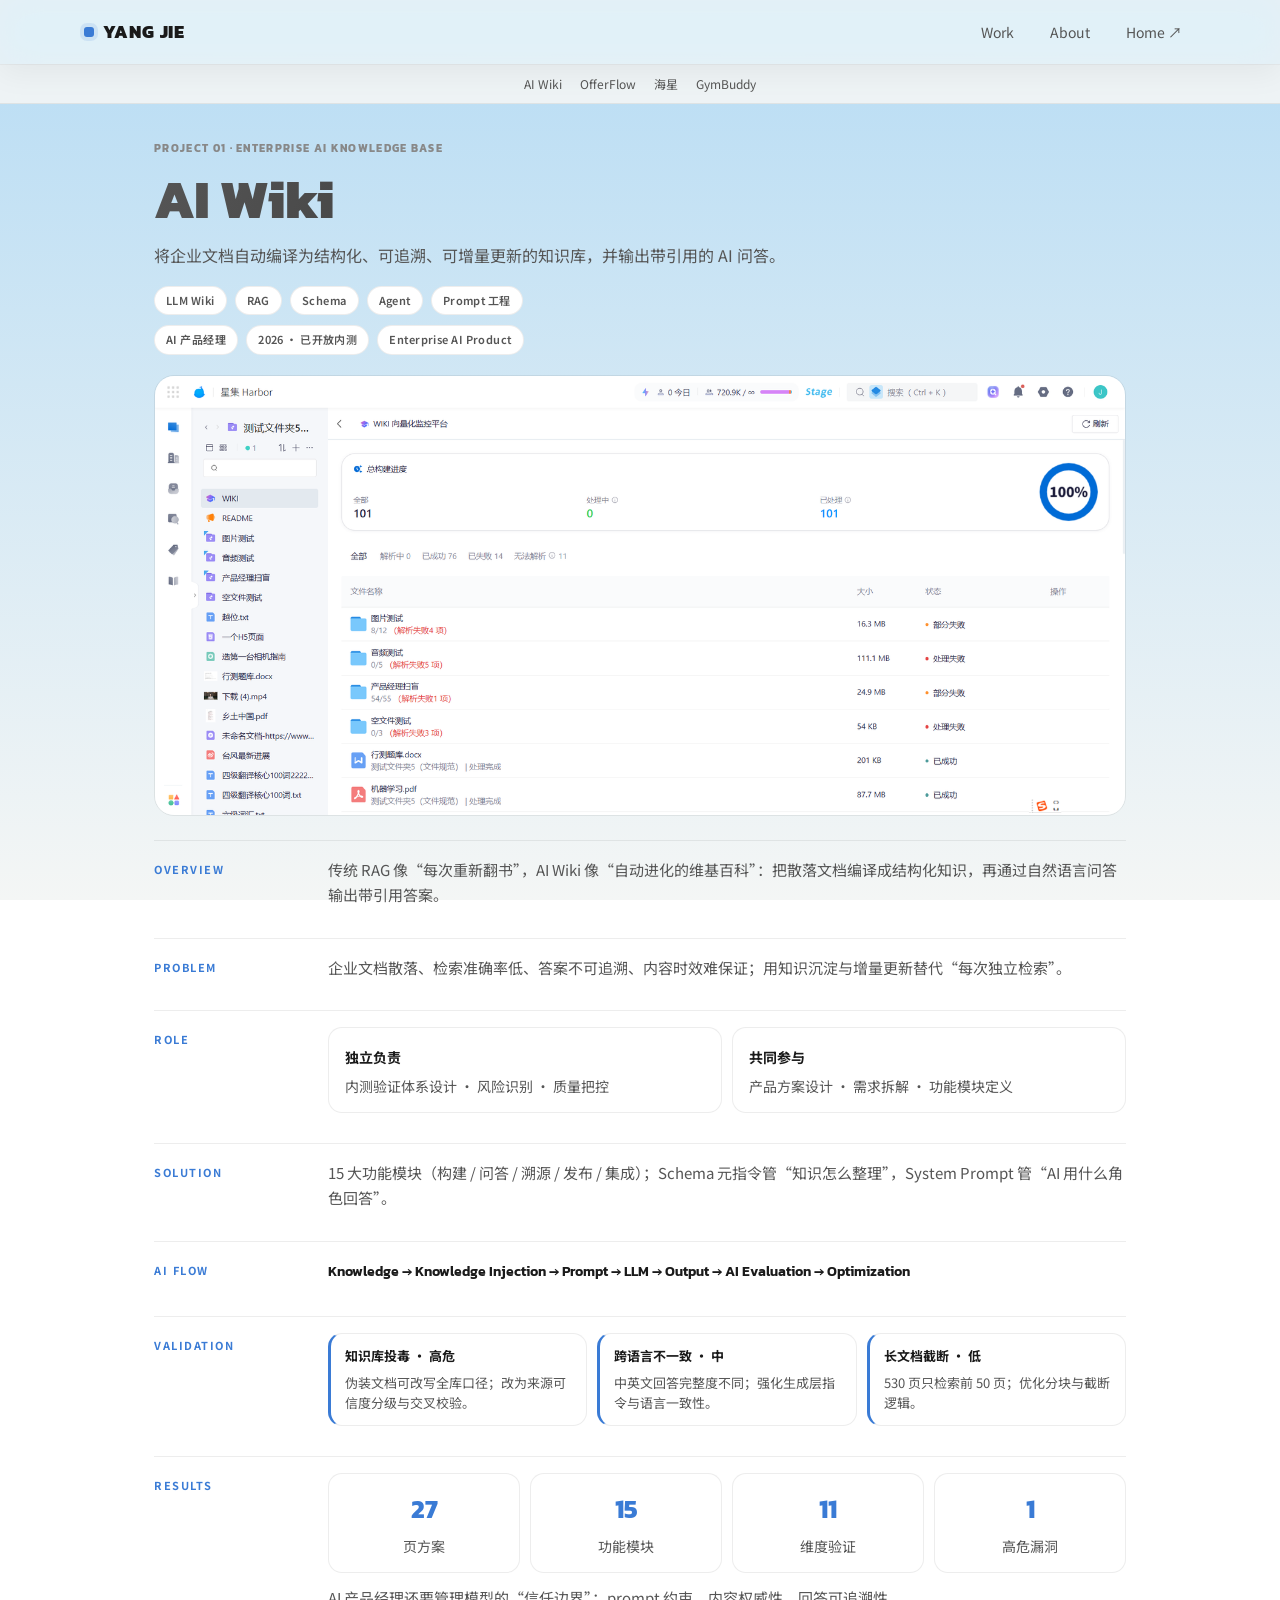
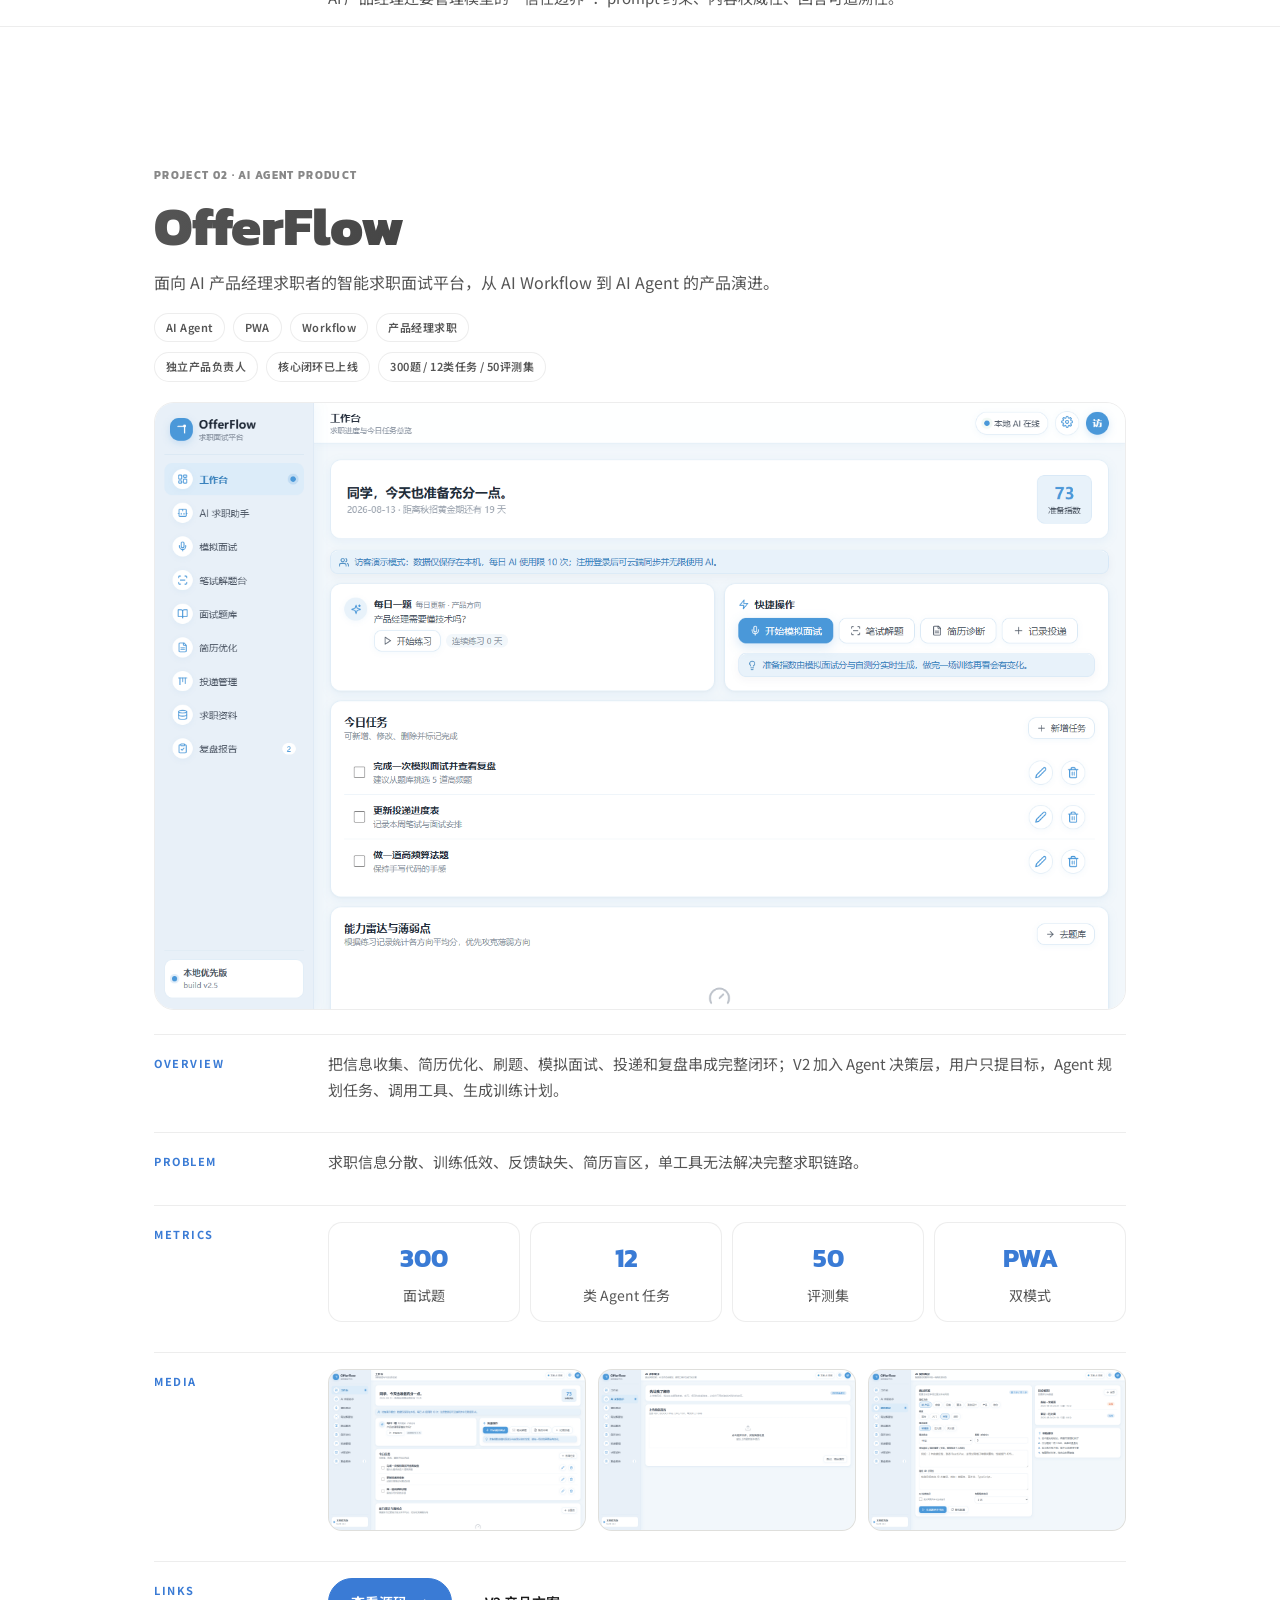
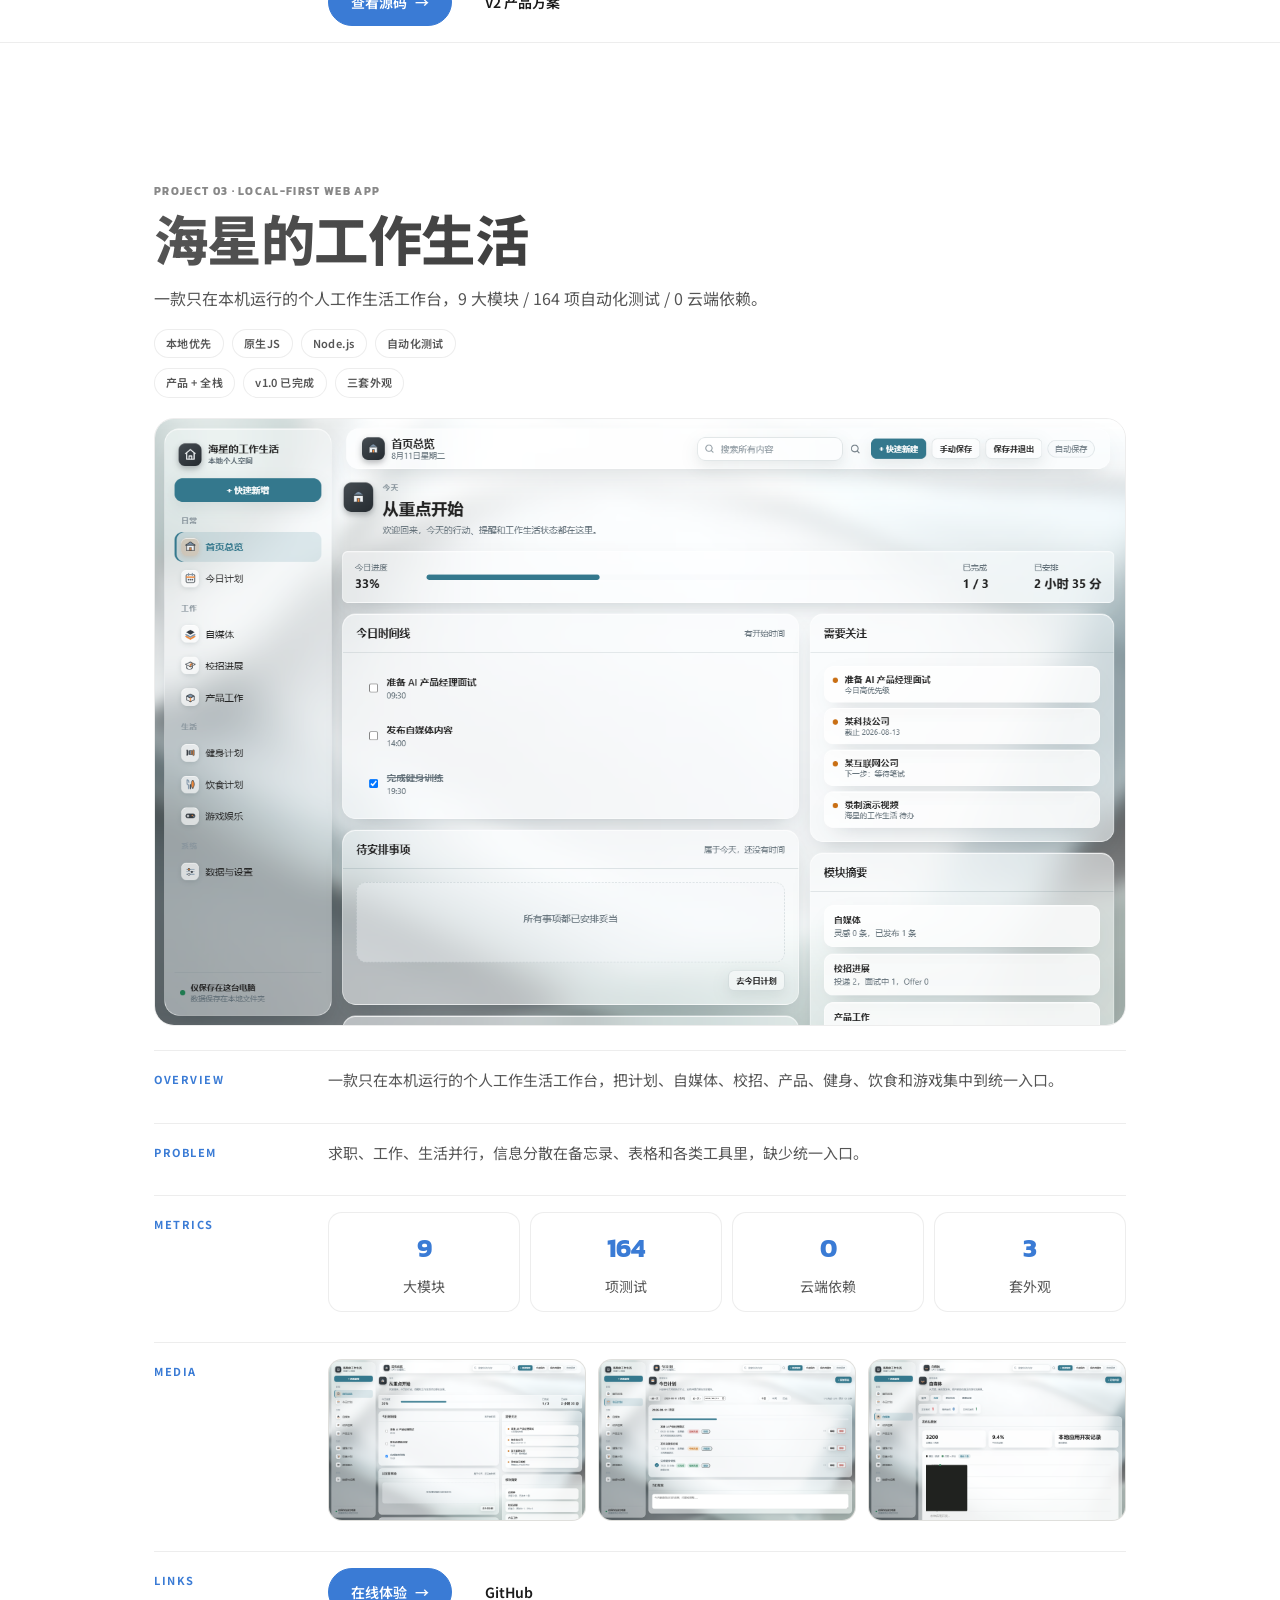
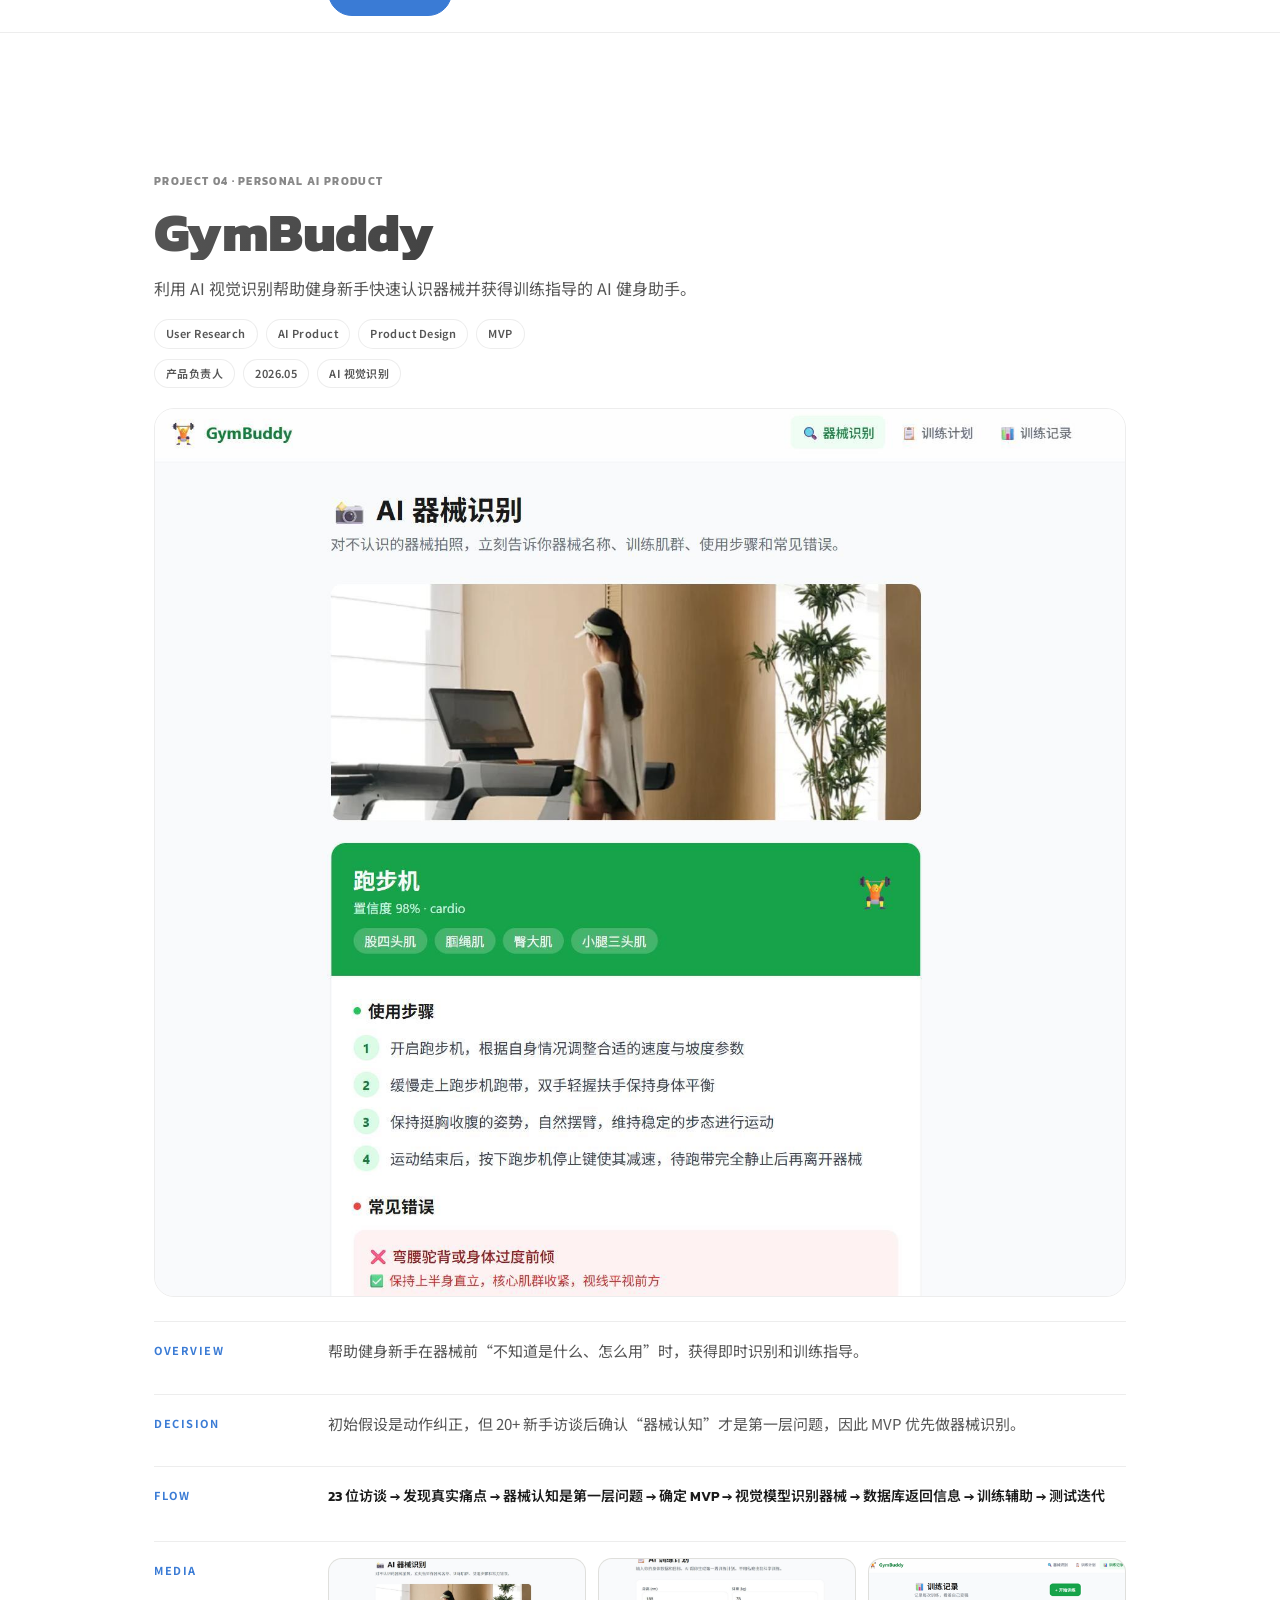
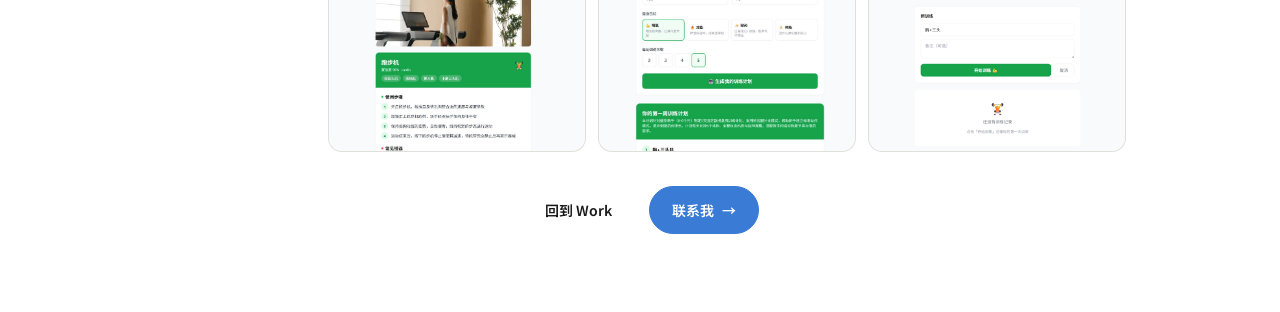
<file: project.html>
<!DOCTYPE html>
<html lang="zh-CN">
<head>
<meta charset="UTF-8" />
<meta name="viewport" content="width=device-width, initial-scale=1.0" />
<title>Project Case Study · Yang Jie</title>
<link rel="icon" href="assets/favicon.png" />
<link rel="preconnect" href="https://fonts.googleapis.com" />
<link href="https://fonts.googleapis.com/css2?family=Kanit:wght@300;500;700;800;900&family=Noto+Sans+SC:wght@300;400;500;700&display=swap" rel="stylesheet" />
<link rel="stylesheet" href="styles.css?v=20260819z" />
</head>
<body>

<nav class="nav">
  <div class="wrap">
    <a class="nav__brand" href="index.html">YANG JIE</a>
    <div class="nav__links">
      <a href="index.html#projects">Work</a>
      <a href="index.html#about">About</a>
      <a href="index.html">Home ↗</a>
    </div>
  </div>
</nav>

<!-- 项目内锚点导航 -->
<div class="subnav">
  <a href="#aiwiki">AI Wiki</a>
  <a href="#offerflow">OfferFlow</a>
  <a href="#haixin">海星</a>
  <a href="#gymbuddy">GymBuddy</a>
</div>

<!-- ==================== AI WIKI ==================== -->
<section class="case" id="aiwiki">
  <div class="wrap">
    <div class="case__head">
      <div>
        <div class="f-cap reveal">Project 01 · Enterprise AI Knowledge Base</div>
        <h1 class="f-title grad reveal" data-delay="80" style="margin:12px 0 8px;">AI Wiki</h1>
        <p class="f-sub nowrap reveal" data-delay="120" style="color:var(--text-dim);">将企业文档自动编译为结构化、可追溯、可增量更新的知识库，并输出带引用的 AI 问答。</p>
        <div class="case__meta reveal" data-delay="160">
          <span class="tag">LLM Wiki</span><span class="tag">RAG</span><span class="tag">Schema</span><span class="tag">Agent</span><span class="tag">Prompt 工程</span>
        </div>
        <div class="case__meta reveal" data-delay="180" style="margin-top:10px;">
          <span class="tag">AI 产品经理</span><span class="tag">2026 · 已开放内测</span><span class="tag">Enterprise AI Product</span>
        </div>
      </div>
      <img class="case__hero-img reveal" src="assets/projects/aiwiki-hero-v2.png" alt="AI Wiki 主视觉" loading="lazy" />
    </div>

    <div class="case__body reveal" data-d="1">
      <section class="case__section">
        <div class="case__label">Overview</div>
        <div class="case__content">
          <p>传统 RAG 像“每次重新翻书”，AI Wiki 像“自动进化的维基百科”：把散落文档编译成结构化知识，再通过自然语言问答输出带引用答案。</p>
        </div>
      </section>

      <section class="case__section">
        <div class="case__label">Problem</div>
        <div class="case__content">
          <p>企业文档散落、检索准确率低、答案不可追溯、内容时效难保证；用知识沉淀与增量更新替代“每次独立检索”。</p>
        </div>
      </section>

      <section class="case__section">
        <div class="case__label">Role</div>
        <div class="case__content">
          <div class="case__cards">
            <div class="case__card"><b>独立负责</b><p>内测验证体系设计 · 风险识别 · 质量把控</p></div>
            <div class="case__card"><b>共同参与</b><p>产品方案设计 · 需求拆解 · 功能模块定义</p></div>
          </div>
        </div>
      </section>

      <section class="case__section">
        <div class="case__label">Solution</div>
        <div class="case__content">
          <p>15 大功能模块（构建 / 问答 / 溯源 / 发布 / 集成）；Schema 元指令管“知识怎么整理”，System Prompt 管“AI 用什么角色回答”。</p>
        </div>
      </section>

      <section class="case__section">
        <div class="case__label">AI Flow</div>
        <div class="case__content">
          <div class="case__flow">Knowledge → Knowledge Injection → Prompt → LLM → Output → AI Evaluation → Optimization</div>
        </div>
      </section>

      <section class="case__section">
        <div class="case__label">Validation</div>
        <div class="case__content">
          <div class="case__cases">
            <div class="case__case"><h4>知识库投毒 · 高危</h4><p>伪装文档可改写全库口径；改为来源可信度分级与交叉校验。</p></div>
            <div class="case__case"><h4>跨语言不一致 · 中</h4><p>中英文回答完整度不同；强化生成层指令与语言一致性。</p></div>
            <div class="case__case"><h4>长文档截断 · 低</h4><p>530 页只检索前 50 页；优化分块与截断逻辑。</p></div>
          </div>
        </div>
      </section>

      <section class="case__section">
        <div class="case__label">Results</div>
        <div class="case__content">
          <div class="case__stats">
            <div class="case__card"><b>27</b><p>页方案</p></div>
            <div class="case__card"><b>15</b><p>功能模块</p></div>
            <div class="case__card"><b>11</b><p>维度验证</p></div>
            <div class="case__card"><b>1</b><p>高危漏洞</p></div>
          </div>
          <p style="margin-top:12px;">AI 产品经理还要管理模型的“信任边界”：prompt 约束、内容权威性、回答可追溯性。</p>
        </div>
      </section>
    </div>
  </div>
</section>

<hr class="hr" />

<!-- ==================== OFFERFLOW ==================== -->
<section class="case" id="offerflow">
  <div class="wrap">
    <div class="case__head">
      <div>
        <div class="f-cap reveal">Project 02 · AI Agent Product</div>
        <h1 class="f-title grad reveal" data-delay="80" style="margin:12px 0 8px;">OfferFlow</h1>
        <p class="f-sub nowrap reveal" data-delay="120" style="color:var(--text-dim);">面向 AI 产品经理求职者的智能求职面试平台，从 AI Workflow 到 AI Agent 的产品演进。</p>
        <div class="case__meta reveal" data-delay="160">
          <span class="tag">AI Agent</span><span class="tag">PWA</span><span class="tag">Workflow</span><span class="tag">产品经理求职</span>
        </div>
        <div class="case__meta reveal" data-delay="180" style="margin-top:10px;">
          <span class="tag">独立产品负责人</span><span class="tag">核心闭环已上线</span><span class="tag">300题 / 12类任务 / 50评测集</span>
        </div>
      </div>
      <img class="case__hero-img reveal" src="assets/projects/offerflow-dashboard.png" alt="OfferFlow 求职工作台" loading="lazy" />
    </div>

    <div class="case__body reveal" data-d="1">
      <section class="case__section">
        <div class="case__label">Overview</div>
        <div class="case__content">
          <p>把信息收集、简历优化、刷题、模拟面试、投递和复盘串成完整闭环；V2 加入 Agent 决策层，用户只提目标，Agent 规划任务、调用工具、生成训练计划。</p>
        </div>
      </section>

      <section class="case__section">
        <div class="case__label">Problem</div>
        <div class="case__content">
          <p>求职信息分散、训练低效、反馈缺失、简历盲区，单工具无法解决完整求职链路。</p>
        </div>
      </section>

      <section class="case__section">
        <div class="case__label">Metrics</div>
        <div class="case__content">
          <div class="case__stats">
            <div class="case__card"><b>300</b><p>面试题</p></div>
            <div class="case__card"><b>12</b><p>类 Agent 任务</p></div>
            <div class="case__card"><b>50</b><p>评测集</p></div>
            <div class="case__card"><b>PWA</b><p>双模式</p></div>
          </div>
        </div>
      </section>

      <section class="case__section">
        <div class="case__label">Media</div>
        <div class="case__content">
          <div class="media-grid">
            <img class="media-grid__img" src="assets/projects/offerflow-dashboard.png" alt="OfferFlow 求职工作台" loading="lazy" />
            <img class="media-grid__img" src="assets/projects/offerflow-agent.png" alt="OfferFlow AI 求职 Agent" loading="lazy" />
            <img class="media-grid__img" src="assets/projects/offerflow-mock.png" alt="OfferFlow 模拟面试" loading="lazy" />
          </div>
        </div>
      </section>

      <section class="case__section">
        <div class="case__label">Links</div>
        <div class="case__content">
          <div class="case__links">
            <a href="https://github.com/pdx1601166367-jpg/autumn-offerflow" target="_blank" rel="noopener" class="btn btn-primary">查看源码 <span class="arrow">→</span></a>
            <a href="https://github.com/pdx1601166367-jpg/autumn-offerflow/blob/main/OfferFlow_V2_Agent_%E4%BA%A7%E5%93%81%E6%96%B9%E6%A1%88.md" target="_blank" rel="noopener" class="btn">V2 产品方案</a>
          </div>
        </div>
      </section>
    </div>
  </div>
</section>

<hr class="hr" />

<!-- ==================== 海星的工作生活 ==================== -->
<section class="case" id="haixin">
  <div class="wrap">
    <div class="case__head">
      <div>
        <div class="f-cap reveal">Project 03 · Local-first Web App</div>
        <h1 class="f-title grad reveal" data-delay="80" style="margin:12px 0 8px;">海星的工作生活</h1>
        <p class="f-sub nowrap reveal" data-delay="120" style="color:var(--text-dim);">一款只在本机运行的个人工作生活工作台，9 大模块 / 164 项自动化测试 / 0 云端依赖。</p>
        <div class="case__meta reveal" data-delay="160">
          <span class="tag">本地优先</span><span class="tag">原生JS</span><span class="tag">Node.js</span><span class="tag">自动化测试</span>
        </div>
        <div class="case__meta reveal" data-delay="180" style="margin-top:10px;">
          <span class="tag">产品 + 全栈</span><span class="tag">v1.0 已完成</span><span class="tag">三套外观</span>
        </div>
      </div>
      <img class="case__hero-img reveal" src="assets/projects/haixin-home.png" alt="海星首页总览" loading="lazy" />
    </div>

    <div class="case__body reveal" data-d="1">
      <section class="case__section">
        <div class="case__label">Overview</div>
        <div class="case__content">
          <p>一款只在本机运行的个人工作生活工作台，把计划、自媒体、校招、产品、健身、饮食和游戏集中到统一入口。</p>
        </div>
      </section>

      <section class="case__section">
        <div class="case__label">Problem</div>
        <div class="case__content">
          <p>求职、工作、生活并行，信息分散在备忘录、表格和各类工具里，缺少统一入口。</p>
        </div>
      </section>

      <section class="case__section">
        <div class="case__label">Metrics</div>
        <div class="case__content">
          <div class="case__stats">
            <div class="case__card"><b>9</b><p>大模块</p></div>
            <div class="case__card"><b>164</b><p>项测试</p></div>
            <div class="case__card"><b>0</b><p>云端依赖</p></div>
            <div class="case__card"><b>3</b><p>套外观</p></div>
          </div>
        </div>
      </section>

      <section class="case__section">
        <div class="case__label">Media</div>
        <div class="case__content">
          <div class="media-grid">
            <img class="media-grid__img" src="assets/projects/haixin-home.png" alt="海星首页总览" loading="lazy" />
            <img class="media-grid__img" src="assets/projects/haixin-plan.png" alt="海星今日计划" loading="lazy" />
            <img class="media-grid__img" src="assets/projects/haixin-media.png" alt="海星自媒体" loading="lazy" />
          </div>
        </div>
      </section>

      <section class="case__section">
        <div class="case__label">Links</div>
        <div class="case__content">
          <div class="case__links">
            <a href="https://pdx1601166367-jpg.github.io/haixin-own-app/?demo=1" target="_blank" rel="noopener" class="btn btn-primary">在线体验 <span class="arrow">→</span></a>
            <a href="https://github.com/pdx1601166367-jpg/haixin-own-app" target="_blank" rel="noopener" class="btn">GitHub</a>
          </div>
        </div>
      </section>
    </div>
  </div>
</section>

<hr class="hr" />

<!-- ==================== GYMBUDDY ==================== -->
<section class="case" id="gymbuddy">
  <div class="wrap">
    <div class="case__head">
      <div>
        <div class="f-cap reveal">Project 04 · Personal AI Product</div>
        <h1 class="f-title grad reveal" data-delay="80" style="margin:12px 0 8px;">GymBuddy</h1>
        <p class="f-sub nowrap reveal" data-delay="120" style="color:var(--text-dim);">利用 AI 视觉识别帮助健身新手快速认识器械并获得训练指导的 AI 健身助手。</p>
        <div class="case__meta reveal" data-delay="160">
          <span class="tag">User Research</span><span class="tag">AI Product</span><span class="tag">Product Design</span><span class="tag">MVP</span>
        </div>
        <div class="case__meta reveal" data-delay="180" style="margin-top:10px;">
          <span class="tag">产品负责人</span><span class="tag">2026.05</span><span class="tag">AI 视觉识别</span>
        </div>
      </div>
      <img class="case__hero-img reveal" src="assets/projects/gymbuddy-design-1.png" alt="GymBuddy 器械识别演示" loading="lazy" />
    </div>

    <div class="case__body reveal" data-d="1">
      <section class="case__section">
        <div class="case__label">Overview</div>
        <div class="case__content">
          <p>帮助健身新手在器械前“不知道是什么、怎么用”时，获得即时识别和训练指导。</p>
        </div>
      </section>

      <section class="case__section">
        <div class="case__label">Decision</div>
        <div class="case__content">
          <p>初始假设是动作纠正，但 20+ 新手访谈后确认“器械认知”才是第一层问题，因此 MVP 优先做器械识别。</p>
        </div>
      </section>

      <section class="case__section">
        <div class="case__label">Flow</div>
        <div class="case__content">
          <div class="case__flow">23 位访谈 → 发现真实痛点 → 器械认知是第一层问题 → 确定 MVP → 视觉模型识别器械 → 数据库返回信息 → 训练辅助 → 测试迭代</div>
        </div>
      </section>

      <section class="case__section">
        <div class="case__label">Media</div>
        <div class="case__content">
          <div class="media-grid">
            <img class="media-grid__img" src="assets/projects/gymbuddy-design-1.png" alt="GymBuddy 器械识别演示" loading="lazy" />
            <img class="media-grid__img" src="assets/projects/gymbuddy-design-2.png" alt="GymBuddy 用户研究与原型" loading="lazy" />
            <img class="media-grid__img" src="assets/projects/gymbuddy-detail-v2.png" alt="GymBuddy 详情页主视觉" loading="lazy" />
          </div>
        </div>
      </section>
    </div>
  </div>
</section>

<!-- FOOTER -->
<section><div class="wrap" style="text-align:center;">
  <div class="reveal" style="margin-top:18px;display:flex;gap:14px;justify-content:center;flex-wrap:wrap;">
    <a href="index.html#projects" class="btn">回到 Work</a>
    <a href="mailto:Jarek.Yang@outlook.com" class="btn btn-primary">联系我 <span class="arrow">→</span></a>
  </div>
  <p class="f-cap reveal" data-delay="200" style="margin-top:40px;">© 2026 Yang Jie</p>
</div></section>

<script src="interactions.js?v=20260818g"></script>
</body>
</html>
</file>
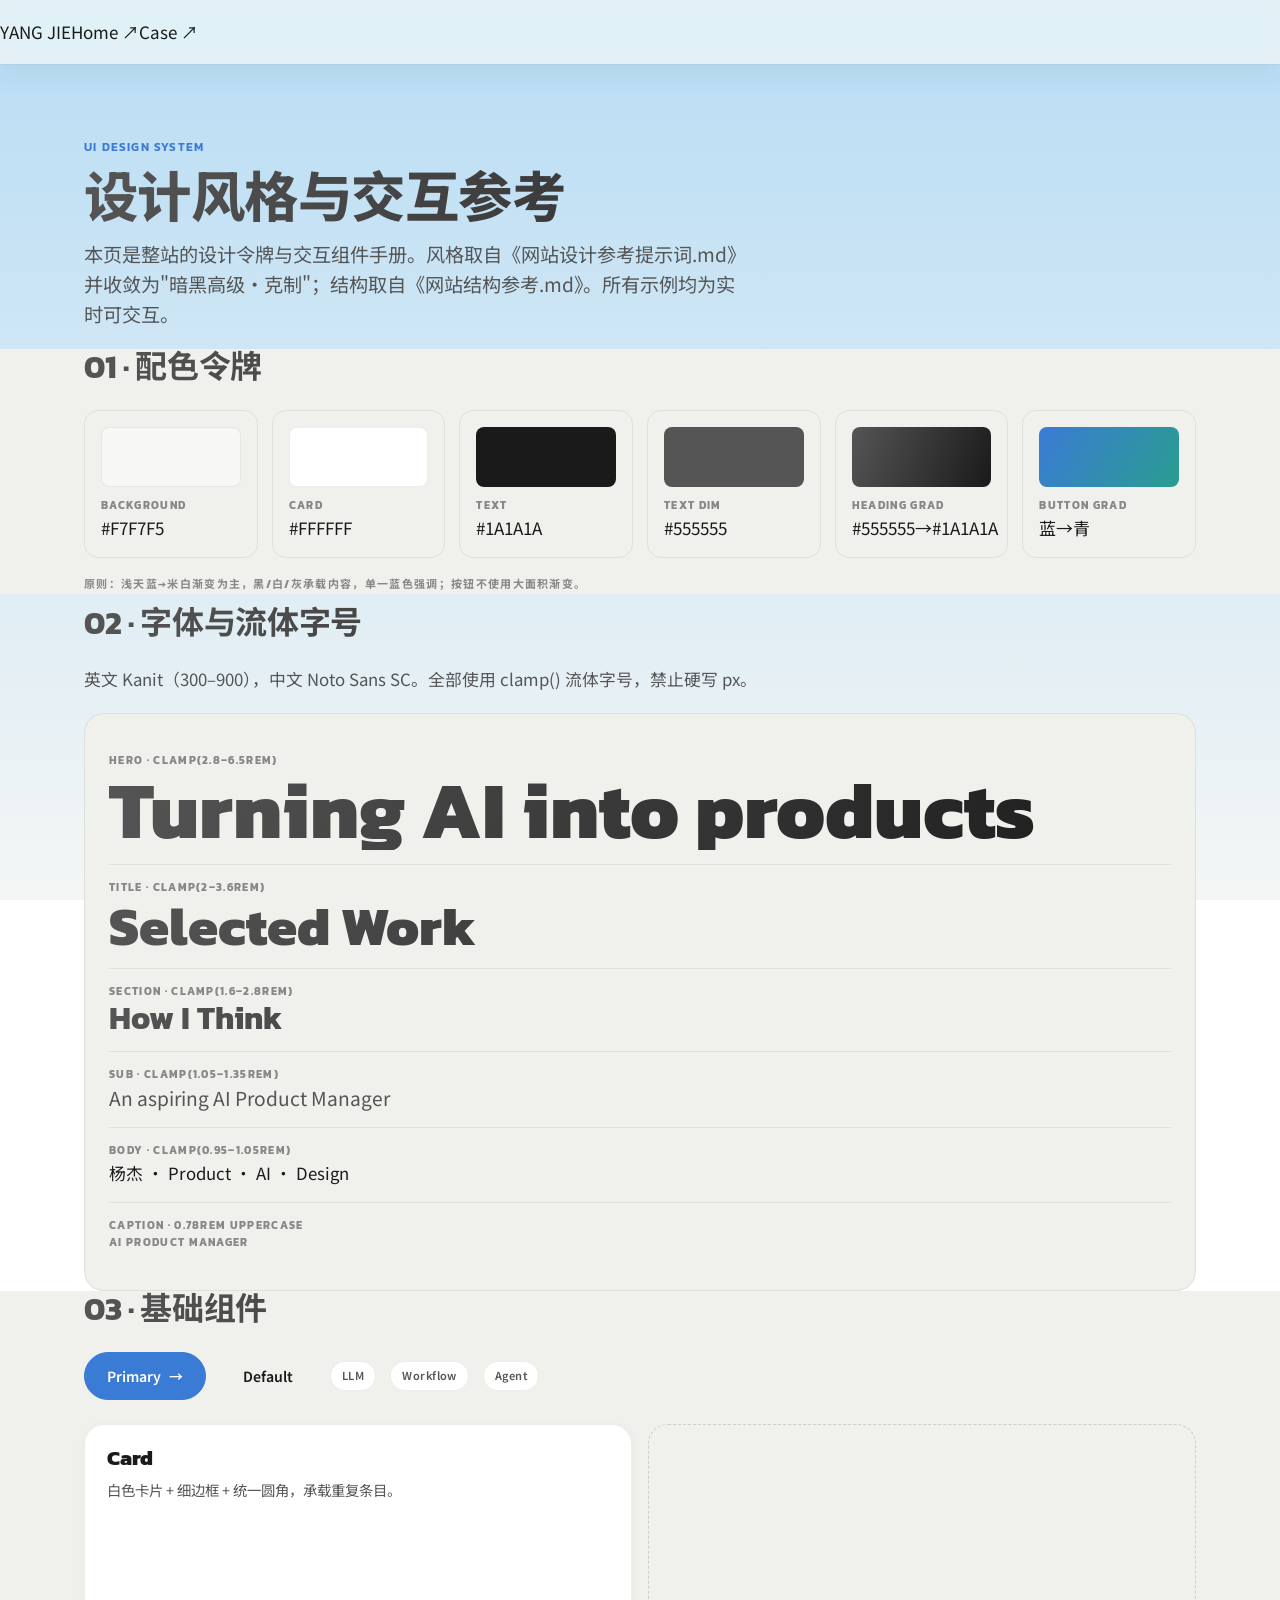
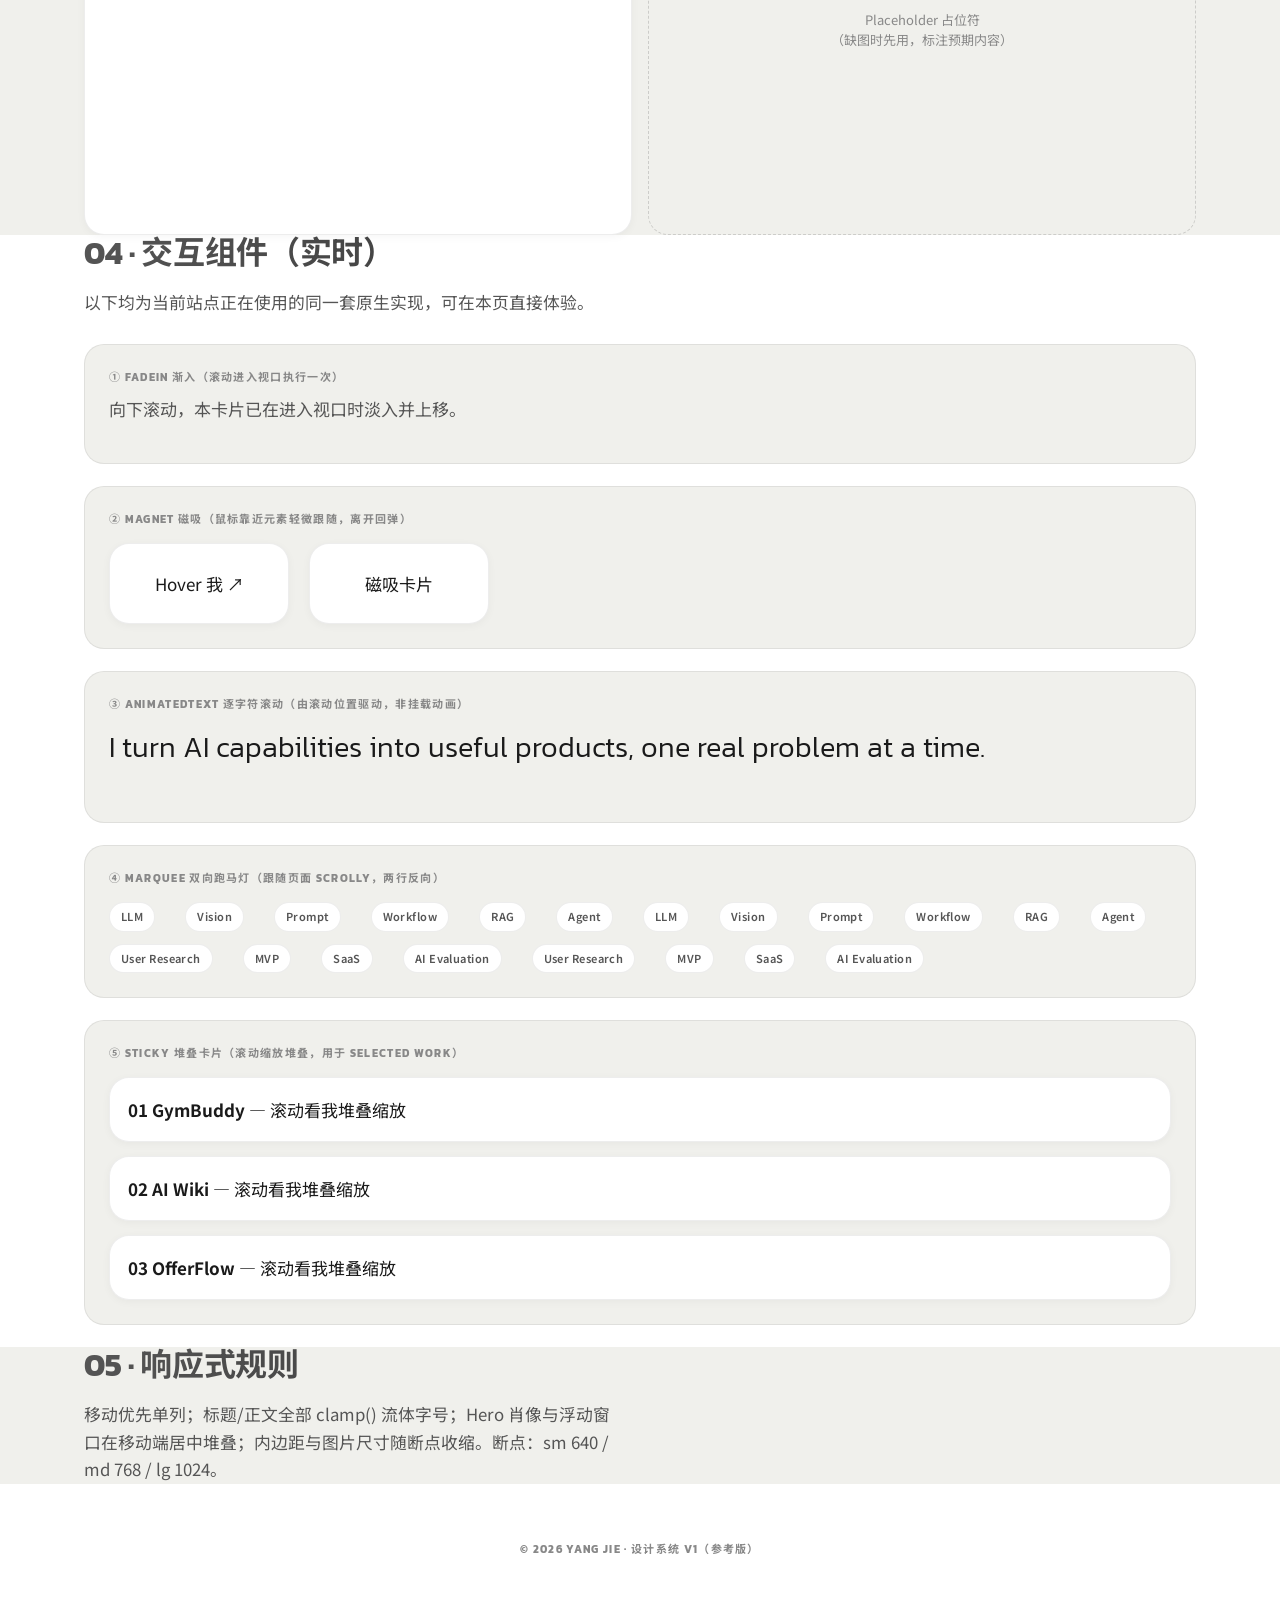
<file: style-guide.html>
<!DOCTYPE html>
<html lang="zh-CN">
<head>
<meta charset="UTF-8" />
<meta name="viewport" content="width=device-width, initial-scale=1.0" />
<title>UI 设计风格与交互参考 · Yang Jie</title>
<link rel="icon" href="assets/favicon.png" />
<link rel="preconnect" href="https://fonts.googleapis.com" />
<link href="https://fonts.googleapis.com/css2?family=Kanit:wght@300;500;700;800;900&family=Noto+Sans+SC:wght@300;400;500;700&display=swap" rel="stylesheet" />
<link rel="stylesheet" href="styles.css" />
<style>
  .guide-grid { display:grid; grid-template-columns:repeat(auto-fit,minmax(150px,1fr)); gap:14px; }
  .swatch { border-radius:var(--radius-sm); padding:16px; border:1px solid var(--border); }
  .swatch .chip { height:60px; border-radius:8px; margin-bottom:10px; }
  .demo-box { border:1px solid var(--border); border-radius:var(--radius); padding:24px; background:var(--bg-soft); }
  .type-row { border-bottom:1px solid var(--border); padding:14px 0; }
  .type-row:last-child { border-bottom:none; }
  .stack-mini { display:flex; flex-direction:column; gap:14px; }
  .stack-mini .sticky-card { position:sticky; }
</style>
</head>
<body>
<nav class="nav"><div class="brand">YANG JIE</div><div class="links"><a href="index.html">Home ↗</a><a href="project.html">Case ↗</a></div></nav>

<section style="padding-top:130px;"><div class="wrap">
  <span class="eyebrow reveal">UI Design System</span>
  <h1 class="f-title grad reveal" data-delay="80">设计风格与交互参考</h1>
  <p class="f-sub reveal" data-delay="120" style="color:var(--text-dim);max-width:60ch;margin-top:14px;">
    本页是整站的设计令牌与交互组件手册。风格取自《网站设计参考提示词.md》并收敛为"暗黑高级·克制"；结构取自《网站结构参考.md》。所有示例均为实时可交互。
  </p>
</div></section>

<!-- 配色 -->
<section style="background:var(--bg-soft);"><div class="wrap">
  <h2 class="f-sec grad reveal" style="margin-bottom:24px;">01 · 配色令牌</h2>
  <div class="guide-grid reveal" data-delay="60">
    <div class="swatch"><div class="chip" style="background:#F7F7F5;border:1px solid var(--border);"></div><div class="f-cap">Background</div><div>#F7F7F5</div></div>
    <div class="swatch"><div class="chip" style="background:#FFFFFF;border:1px solid var(--border);"></div><div class="f-cap">Card</div><div>#FFFFFF</div></div>
    <div class="swatch"><div class="chip" style="background:#1A1A1A;"></div><div class="f-cap">Text</div><div>#1A1A1A</div></div>
    <div class="swatch"><div class="chip" style="background:#555555;"></div><div class="f-cap">Text Dim</div><div>#555555</div></div>
    <div class="swatch"><div class="chip" style="background:linear-gradient(110deg,#555555,#1A1A1A);"></div><div class="f-cap">Heading Grad</div><div>#555555→#1A1A1A</div></div>
    <div class="swatch"><div class="chip" style="background:linear-gradient(120deg,#3A7BD5,#2A9D8F);"></div><div class="f-cap">Button Grad</div><div>蓝→青</div></div>
  </div>
  <p class="f-cap reveal" data-delay="120" style="margin-top:18px;">原则：浅天蓝→米白渐变为主，黑/白/灰承载内容，单一蓝色强调；按钮不使用大面积渐变。</p>
</div></section>

<!-- 字体与字号 -->
<section><div class="wrap">
  <h2 class="f-sec grad reveal" style="margin-bottom:24px;">02 · 字体与流体字号</h2>
  <p class="f-body reveal" style="color:var(--text-dim);margin-bottom:20px;">英文 Kanit（300–900），中文 Noto Sans SC。全部使用 clamp() 流体字号，禁止硬写 px。</p>
  <div class="demo-box reveal" data-delay="60">
    <div class="type-row"><div class="f-cap">Hero · clamp(2.8–6.5rem)</div><div class="f-hero grad">Turning AI into products</div></div>
    <div class="type-row"><div class="f-cap">Title · clamp(2–3.6rem)</div><div class="f-title grad">Selected Work</div></div>
    <div class="type-row"><div class="f-cap">Section · clamp(1.6–2.8rem)</div><div class="f-sec grad">How I Think</div></div>
    <div class="type-row"><div class="f-cap">Sub · clamp(1.05–1.35rem)</div><div class="f-sub">An aspiring AI Product Manager</div></div>
    <div class="type-row"><div class="f-cap">Body · clamp(0.95–1.05rem)</div><div class="f-body">杨杰 · Product · AI · Design</div></div>
    <div class="type-row"><div class="f-cap">Caption · 0.78rem uppercase</div><div class="f-cap">AI Product Manager</div></div>
  </div>
</div></section>

<!-- 组件 -->
<section style="background:var(--bg-soft);"><div class="wrap">
  <h2 class="f-sec grad reveal" style="margin-bottom:24px;">03 · 基础组件</h2>
  <div class="reveal" data-delay="60" style="display:flex;gap:14px;flex-wrap:wrap;align-items:center;margin-bottom:24px;">
    <a class="btn btn-primary">Primary <span class="arrow">→</span></a>
    <a class="btn">Default</a>
    <span class="tag">LLM</span><span class="tag">Workflow</span><span class="tag">Agent</span>
  </div>
  <div class="reveal" data-delay="100" style="display:grid;grid-template-columns:1fr 1fr;gap:16px;">
    <div class="card" style="padding:22px;"><h3 style="font-family:var(--font-en);font-weight:800;font-size:1.3rem;">Card</h3><p style="color:var(--text-dim);font-size:.9rem;margin-top:8px;">白色卡片 + 细边框 + 统一圆角，承载重复条目。</p></div>
    <div class="placeholder" style="aspect-ratio:4/3;"><div class="ph-label">Placeholder 占位符<br/>（缺图时先用，标注预期内容）</div></div>
  </div>
</div></section>

<!-- 交互组件实时演示 -->
<section><div class="wrap">
  <h2 class="f-sec grad reveal" style="margin-bottom:10px;">04 · 交互组件（实时）</h2>
  <p class="f-body reveal" style="color:var(--text-dim);margin-bottom:28px;">以下均为当前站点正在使用的同一套原生实现，可在本页直接体验。</p>

  <!-- FadeIn -->
  <div class="demo-box reveal" data-delay="0" style="margin-bottom:22px;">
    <div class="f-cap">① FadeIn 渐入（滚动进入视口执行一次）</div>
    <p style="color:var(--text-dim);margin-top:8px;">向下滚动，本卡片已在进入视口时淡入并上移。</p>
  </div>

  <!-- Magnet -->
  <div class="demo-box reveal" data-delay="40" style="margin-bottom:22px;">
    <div class="f-cap">② Magnet 磁吸（鼠标靠近元素轻微跟随，离开回弹）</div>
    <div style="display:flex;gap:20px;margin-top:14px;flex-wrap:wrap;">
      <div class="magnet card" data-strength="0.3" data-pad="60" style="padding:26px;width:180px;text-align:center;cursor:pointer;">Hover 我 ↗</div>
      <div class="magnet card" data-strength="0.3" data-pad="60" style="padding:26px;width:180px;text-align:center;cursor:pointer;">磁吸卡片</div>
    </div>
  </div>

  <!-- AnimatedText -->
  <div class="demo-box reveal" data-delay="80" style="margin-bottom:22px;">
    <div class="f-cap">③ AnimatedText 逐字符滚动（由滚动位置驱动，非挂载动画）</div>
    <p class="anim-text" style="font-family:var(--font-en);font-weight:300;font-size:clamp(1.1rem,2.4vw,1.8rem);margin-top:10px;color:var(--text);">
      I turn AI capabilities into useful products, one real problem at a time.
    </p>
  </div>

  <!-- Marquee -->
  <div class="demo-box reveal" data-delay="120" style="margin-bottom:22px;overflow:hidden;">
    <div class="f-cap">④ Marquee 双向跑马灯（跟随页面 scrollY，两行反向）</div>
    <div style="overflow:hidden;white-space:nowrap;margin-top:12px;">
      <div class="marquee" data-dir="right" data-speed="0.04" style="display:inline-flex;gap:30px;">
        <span class="tag">LLM</span><span class="tag">Vision</span><span class="tag">Prompt</span><span class="tag">Workflow</span><span class="tag">RAG</span><span class="tag">Agent</span>
        <span class="tag">LLM</span><span class="tag">Vision</span><span class="tag">Prompt</span><span class="tag">Workflow</span><span class="tag">RAG</span><span class="tag">Agent</span>
      </div>
    </div>
    <div style="overflow:hidden;white-space:nowrap;margin-top:10px;">
      <div class="marquee" data-dir="left" data-speed="0.06" style="display:inline-flex;gap:30px;">
        <span class="tag">User Research</span><span class="tag">MVP</span><span class="tag">SaaS</span><span class="tag">AI Evaluation</span>
        <span class="tag">User Research</span><span class="tag">MVP</span><span class="tag">SaaS</span><span class="tag">AI Evaluation</span>
      </div>
    </div>
  </div>

  <!-- Sticky -->
  <div class="demo-box reveal" data-delay="160" style="margin-bottom:22px;">
    <div class="f-cap">⑤ Sticky 堆叠卡片（滚动缩放堆叠，用于 Selected Work）</div>
    <div class="stack-mini" style="margin-top:14px;">
      <div class="sticky-card" style="top:120px;"><div class="sticky-inner card" style="padding:18px;transform-origin:top center;"><b>01 GymBuddy</b> — 滚动看我堆叠缩放</div></div>
      <div class="sticky-card" style="top:140px;"><div class="sticky-inner card" style="padding:18px;transform-origin:top center;"><b>02 AI Wiki</b> — 滚动看我堆叠缩放</div></div>
      <div class="sticky-card" style="top:160px;"><div class="sticky-inner card" style="padding:18px;transform-origin:top center;"><b>03 OfferFlow</b> — 滚动看我堆叠缩放</div></div>
    </div>
  </div>

</div></section>

<!-- 响应式 -->
<section style="background:var(--bg-soft);"><div class="wrap">
  <h2 class="f-sec grad reveal" style="margin-bottom:16px;">05 · 响应式规则</h2>
  <p class="f-body reveal" style="color:var(--text-dim);max-width:60ch;">
    移动优先单列；标题/正文全部 clamp() 流体字号；Hero 肖像与浮动窗口在移动端居中堆叠；内边距与图片尺寸随断点收缩。断点：sm 640 / md 768 / lg 1024。
  </p>
</div></section>

<p class="f-cap" style="text-align:center;padding:40px 0;">© 2026 Yang Jie · 设计系统 v1（参考版）</p>

<script src="interactions.js"></script>
</body>
</html>
</file>
<file: styles.css>
/* ============================================================
   个人网站 · 设计系统 v2
   风格：清新 / 明亮 / 自然 / 产品感
   配色：米白底 + 浅天蓝 Hero + 清新蓝强调色
   字体：Kanit(展示) + Noto Sans SC(正文)
   ============================================================ */

:root {
  /* surfaces */
  --bg: #F7F7F5;          /* 全站基础底，温暖米白 */
  --bg-hero-start: #B7DCF4; /* Hero 顶部浅天蓝 */
  --bg-hero-end: #F4F6F5;   /* Hero 底部米白 */
  --surface: #FFFFFF;
  --surface-2: #F0F0EC;
  --surface-3: #E8E8E2;

  /* text */
  --ink: #1A1A1A;
  --ink-2: #555555;
  --ink-3: #888888;

  /* lines */
  --line: rgba(26, 26, 26, 0.08);
  --line-strong: rgba(26, 26, 26, 0.16);

  /* accent — 清新蓝，不用紫色 */
  --accent: #3A7BD5;
  --accent-2: #2A9D8F;
  --accent-ink: #ffffff;

  /* section tints */
  --tint-about: #F9F9F7;
  --tint-universe: #FFFFFF;
  --tint-method: #F0F7FA;
  --tint-arsenal: #F5F9F6;
  --tint-contact: #EDF5FA;

  /* shape system */
  --r: 20px;
  --r-sm: 14px;
  --r-pill: 999px;

  /* type */
  --font-display: "Kanit", "Noto Sans SC", system-ui, sans-serif;
  --font-body: "Noto Sans SC", "Kanit", system-ui, -apple-system, sans-serif;

  /* layout */
  --maxw: 1160px;
  --nav-h: 64px;

  /* shadows */
  --shadow-sm: 0 2px 8px rgba(0,0,0,0.04);
  --shadow: 0 8px 24px rgba(0,0,0,0.06);
  --shadow-lg: 0 18px 48px rgba(0,0,0,0.08);
}

* { box-sizing: border-box; }

html { scroll-behavior: smooth; }

body {
  margin: 0;
  /* 全站背景沿用首屏同款渐变 */
  background: linear-gradient(180deg, var(--bg-hero-start) 0%, var(--bg-hero-end) 100%);
  background-attachment: fixed;
  color: var(--ink);
  font-family: var(--font-body);
  font-size: 17px;
  line-height: 1.6;
  -webkit-font-smoothing: antialiased;
  text-rendering: optimizeLegibility;
  overflow-x: hidden;
}

img, video { display: block; max-width: 100%; }

a { color: inherit; text-decoration: none; }

h1, h2, h3 { font-family: var(--font-display); font-weight: 700; margin: 0; line-height: 1.1; letter-spacing: -0.01em; }

.wrap { max-width: var(--maxw); margin: 0 auto; padding: 0 24px; }

/* ---------- 区块通用 ---------- */
.section {
  padding: clamp(48px, 8vh, 88px) 0;
  position: relative;
}
.section--about { background: transparent; }
.section--universe { background: transparent; }
.section--projects { background: transparent; }
.section--method { background: transparent; }
.section--arsenal { background: transparent; }
.section--contact { background: transparent; }

.section-head { max-width: 680px; margin-bottom: clamp(28px, 4vh, 48px); }
.section-head h2 {
  font-size: clamp(32px, 5vw, 52px);
}
.section-head p {
  color: var(--ink-2);
  margin: 12px 0 0;
  font-size: clamp(15px, 1.5vw, 17px);
  max-width: 54ch;
  line-height: 1.65;
}
.section-head p.nowrap { white-space: nowrap; width: max-content; max-width: none; font-size: clamp(9px, 2.2vw, 16px); }

/* ---------- 导航 ---------- */
.nav {
  position: fixed; top: 0; left: 0; right: 0; height: var(--nav-h);
  z-index: 100; display: flex; align-items: center;
  background: rgba(247, 247, 245, 0.72);
  backdrop-filter: saturate(160%) blur(18px);
  -webkit-backdrop-filter: saturate(160%) blur(18px);
  box-shadow: 0 1px 0 rgba(26,26,26,.04), 0 10px 30px rgba(26,26,26,.05);
}
.nav .wrap { display: flex; align-items: center; justify-content: space-between; width: 100%; }
.nav__brand { display: inline-flex; align-items: center; gap: 9px; font-family: var(--font-display); font-weight: 800; letter-spacing: 0.05em; font-size: 18px; }
.nav__brand::before { content: ""; width: 10px; height: 10px; border-radius: 3px; background: var(--accent); box-shadow: 0 0 0 4px rgba(58,123,213,.12); }
.nav__links { display: flex; gap: 8px; align-items: center; }
.nav__links a {
  font-size: 14px; color: var(--ink-2);
  padding: 8px 14px; border-radius: var(--r-pill);
  transition: color .2s ease, background .2s ease, box-shadow .2s ease, transform .2s ease;
}
.nav__links a:hover { color: var(--accent); background: rgba(58,123,213,.09); }
.nav__links a.is-active { color: #fff; background: var(--accent); box-shadow: 0 6px 18px rgba(58,123,213,.28); }
.nav__links a.is-active::after { display: none; }
@media (max-width: 720px) {
  .nav__links { gap: 4px; }
  .nav__links a { font-size: 12px; padding: 6px 9px; }
  .nav__links a:nth-child(n+5) { display: none; }
}

/* ---------- 占位符 ---------- */
.ph {
  position: relative; aspect-ratio: 3 / 4; width: 100%;
  background: linear-gradient(135deg, #edece6, #e4e3dd);
  border: 1px dashed var(--line-strong); border-radius: var(--r-sm);
  display: flex; align-items: center; justify-content: center; text-align: center;
  color: var(--ink-3); padding: 14px; overflow: hidden;
}
.ph::before {
  content: "3:4 占位"; position: absolute; top: 8px; left: 8px;
  font-size: 9px; letter-spacing: .12em; color: var(--ink-3);
  background: rgba(255,255,255,.7); padding: 2px 6px; border-radius: var(--r-pill);
}
.ph__inner { display: flex; flex-direction: column; gap: 6px; max-width: 80%; }
.ph__label { font-size: 13px; font-weight: 600; color: var(--ink-2); }
.ph__size { font-size: 11px; opacity: .75; }
.ph--dark { background: linear-gradient(135deg, #2a2a2a, #161616); border-color: rgba(255,255,255,.18); color: rgba(247,247,245,.6); }
.ph--dark::before { background: rgba(0,0,0,.4); color: rgba(247,247,245,.7); }
.ph--dark .ph__label { color: rgba(247,247,245,.85); }
.ph--img { background: var(--surface-2) center / cover no-repeat; border-style: solid; border-color: var(--line); }
.ph--img::before { display: none; }
.ph--img .ph__inner { display: none; }
.media-grid { display: grid; grid-template-columns: repeat(3, 1fr); gap: 12px; }
.stats-grid { display: grid; grid-template-columns: repeat(4, 1fr); gap: 14px; }
#gymbuddy .media-grid__img { aspect-ratio: 4 / 3; height: 100%; object-fit: cover; }

@media (max-width: 760px) {
  .media-grid { grid-template-columns: 1fr; }
  .stats-grid { grid-template-columns: repeat(2, 1fr); }
}

/* ---------- 项目详情页紧凑版 ---------- */
.case { padding-top: calc(var(--nav-h) + 76px); }
.case .wrap { max-width: 1020px; }
.case__head { display: grid; grid-template-columns: 1fr; gap: 20px; padding-bottom: 20px; }
.case__hero-img { display: block; width: 100%; height: auto; border-radius: var(--r); border: 1px solid var(--line); }
.case__meta { display: flex; flex-wrap: wrap; gap: 8px; margin-top: 18px; }
.case__body { display: flex; flex-direction: column; gap: 14px; padding-top: 4px; }
.case__section { display: grid; grid-template-columns: 150px 1fr; gap: 24px; padding: 16px 0; border-top: 1px solid var(--line); }
.case__label { font-size: 11px; font-weight: 700; letter-spacing: .14em; text-transform: uppercase; color: var(--accent); padding-top: 4px; }
.case__content h3 { font-size: 20px; margin-bottom: 8px; }
.case__content p { color: var(--ink-2); font-size: 15px; line-height: 1.7; margin: 0; }
.case__cards { display: grid; grid-template-columns: repeat(2, 1fr); gap: 10px; }
.case__card { background: var(--surface); border: 1px solid var(--line); border-radius: var(--r-sm); padding: 14px 16px; }
.case__card b { font-size: 14px; color: var(--ink); }
.case__card p { margin-top: 6px; font-size: 14px; line-height: 1.6; }
.case__flow { font-family: var(--font-display); font-weight: 600; font-size: 14px; color: var(--ink); line-height: 2; }
.case__cases { display: grid; grid-template-columns: repeat(3, 1fr); gap: 10px; }
.case__case { background: var(--surface); border: 1px solid var(--line); border-left: 3px solid var(--accent); border-radius: var(--r-sm); padding: 12px 14px; }
.case__case h4 { font-size: 13px; margin: 0 0 6px; }
.case__case p { font-size: 13px; line-height: 1.55; }
.case__stats { display: grid; grid-template-columns: repeat(4, 1fr); gap: 10px; }
.case__stats .case__card { text-align: center; }
.case__stats b { font-family: var(--font-display); font-size: 26px; color: var(--accent); }
.case__links { display: flex; gap: 10px; flex-wrap: wrap; }
@media (max-width: 760px) {
  .case__head { gap: 16px; padding-bottom: 12px; }
  .case__head .placeholder--img { aspect-ratio: 16 / 9; }
  .case__body { gap: 8px; }
  .case__section { grid-template-columns: 1fr; gap: 5px; padding: 10px 0; }
  .case__content p { font-size: 13px; line-height: 1.55; }
  .case__card { padding: 11px 13px; }
  .case__case { padding: 10px 12px; }
  .case__case p { font-size: 12px; }
  .case__cards, .case__cases { grid-template-columns: 1fr; }
  .case__stats { grid-template-columns: repeat(2, 1fr); }
}

/* ---------- 按钮 ---------- */
.btn {
  display: inline-flex; align-items: center; gap: 8px;
  font-family: var(--font-body); font-weight: 600; font-size: 14px;
  padding: 12px 22px; border-radius: var(--r-pill); border: 1px solid transparent;
  cursor: pointer; transition: transform .15s ease, background .2s ease, color .2s ease, box-shadow .2s ease;
}
.btn--dark { background: var(--ink); color: #fff; }
.btn--dark:hover { transform: translateY(-2px); box-shadow: var(--shadow); }
.btn--accent { background: var(--accent); color: var(--accent-ink); }
.btn--accent:hover { transform: translateY(-2px); background: #2f6fc7; box-shadow: 0 8px 20px rgba(58,123,213,.25); }
.btn--ghost { background: transparent; color: var(--ink); border-color: var(--line-strong); }
.btn--ghost:hover { border-color: var(--accent); color: var(--accent); }

/* ============================================================
   HERO — 重新布局，避免重叠
   ============================================================ */
.hero {
  position: relative;
  min-height: 100dvh;
  overflow: hidden;
  background: linear-gradient(180deg, var(--bg-hero-start) 0%, var(--bg-hero-end) 100%);
  display: grid;
  align-items: center;
  padding: calc(var(--nav-h) + 24px) 0 32px;
}

/* 液态背景层，保持极淡 */
.hero__bg {
  position: absolute; inset: 0; z-index: 0; pointer-events: none;
  opacity: 0.9;
}
.hero__bg canvas { width: 100% !important; height: 100% !important; }

/* Hero 主体网格：左侧文字 + 右侧人物 */
.hero__grid {
  position: relative;
  z-index: 2;
  display: grid;
  grid-template-columns: 1fr 1fr;
  gap: 40px;
  align-items: end;
  max-width: var(--maxw);
  margin: 0 auto;
  padding: 0 24px;
  width: 100%;
}

.hero__left {
  padding-bottom: clamp(12px, 3vh, 28px);
  /* 上移约35%、左移约10% */
  transform: translate(-10%, -35%);
}

.hero__eyebrow {
  display: inline-block;
  font-family: var(--font-display); font-size: 15.5px; font-weight: 600;
  letter-spacing: .14em; text-transform: uppercase;
  color: var(--accent); background: rgba(255,255,255,.7);
  padding: 8px 17px; border-radius: var(--r-pill);
  margin-bottom: 22px;
  border: 1px solid var(--line);
}

.hero__title h1 {
  font-size: clamp(78px, 13.5vw, 168px);
  font-weight: 800;
  letter-spacing: -0.02em;
  color: var(--ink);
  line-height: .92;
}

.hero__claim {
  margin-top: 28px;
  max-width: 520px;
  color: var(--ink-2);
}
.hero__claim p { margin: 0; font-size: 21px; line-height: 1.62; }
.hero__claim p + p { margin-top: 8px; }

.hero__cta {
  margin-top: 36px;
  font-size: 18px;
  padding: 17px 36px;
}

/* 人物区域 */
.hero__right {
  position: relative;
  display: flex;
  align-items: flex-end;
  justify-content: center;
}

.hero__stage {
  position: relative;
  width: clamp(250px, 33vw, 430px);
  z-index: 2;
}

.hero__video {
  display: block;
  width: 100%; height: auto;
  object-fit: contain;
  background: transparent;
  will-change: transform;
  /* 透明底人物：投影跟随人物轮廓，直接浮在液态背景上 */
  filter: drop-shadow(0 24px 46px rgba(30,60,90,.18));
}
.hero__video[data-loading="1"] { min-height: 340px; }

/* 向下滚动提示 */
.hero__scroll {
  position: absolute; bottom: 22px; left: 50%; transform: translateX(-50%);
  z-index: 3;
  display: flex; flex-direction: column; align-items: center;
  color: var(--ink-3); font-size: 11px; letter-spacing: .08em;
  animation: bounce 2s infinite;
}
.hero__scroll span { margin-bottom: 4px; }
@keyframes bounce {
  0%, 100% { transform: translateX(-50%) translateY(0); }
  50% { transform: translateX(-50%) translateY(6px); }
}

/* 移动端 Hero */
@media (max-width: 820px) {
  .hero { min-height: auto; padding-top: calc(var(--nav-h) + 20px); }
  .hero__grid {
    grid-template-columns: 1fr;
    gap: 24px;
    align-items: center;
  }
  .hero__left { padding-bottom: 0; text-align: center; }
  .hero__title h1 { font-size: clamp(44px, 13vw, 72px); }
  .hero__claim { margin-left: auto; margin-right: auto; }
  .hero__stage { width: min(70vw, 320px); margin: 0 auto; }
  .hero__cta { margin-top: 20px; }
  .hero__scroll { display: none; }
}

/* ============================================================
   关于我
   ============================================================ */
.about__grid {
  display: grid; grid-template-columns: 1fr 1fr; gap: clamp(40px, 5vw, 72px); align-items: center;
}
.about__media { display: flex; align-items: center; justify-content: center; }
.about__video { display: block; width: 100%; max-width: 260px; height: auto; border-radius: var(--r-sm); background: transparent; }
.about__bio { display: flex; flex-direction: column; gap: 11px; max-width: 520px; }
.about__name-label { font-size: 11px; font-weight: 700; letter-spacing: .14em; text-transform: uppercase; color: var(--accent); }
.about__name h3 { font-size: clamp(30px, 3.6vw, 44px); margin-top: 4px; }
.about__name h3 span { font-family: var(--font-display); font-size: .48em; font-weight: 600; letter-spacing: .08em; color: var(--ink-3); margin-left: 8px; }
.about__block { border-top: 1px solid var(--line); padding-top: 10px; }
.about__block h4 { font-size: 11px; font-weight: 700; letter-spacing: .14em; text-transform: uppercase; color: var(--accent); margin-bottom: 5px; }
.about__block p { color: var(--ink-2); margin: 0; }
.about__exp { margin-top: 8px; }
.about__exp-head { display: flex; align-items: baseline; justify-content: space-between; gap: 16px; flex-wrap: wrap; }
.about__exp-head b { font-size: 15px; color: var(--ink); font-weight: 700; }
.about__exp-head span { font-size: 12px; color: var(--ink-3); white-space: nowrap; }
.about__exp p { margin-top: 3px; font-size: 13px; line-height: 1.6; }
.about__product p { font-size: clamp(16px, 1.6vw, 19px); font-weight: 600; color: var(--ink); line-height: 1.6; }
@media (max-width: 760px) {
  .about__grid { grid-template-columns: 1fr; gap: 28px; }
}

/* ============================================================
   我的奇妙世界 — 卡片环绕人物上方
   ============================================================ */
.universe { overflow: hidden; }
.universe__stage {
  position: relative;
  min-height: clamp(640px, 78vh, 760px);
  max-width: 980px;
  margin: 0 auto;
}

.card-float {
  position: absolute;
  width: clamp(195px, 23vw, 260px);
  background: var(--surface);
  color: var(--ink);
  border-radius: var(--r);
  padding: 12px;
  cursor: pointer;
  transition: transform .35s cubic-bezier(.16,1,.3,1), box-shadow .35s ease;
  box-shadow: var(--shadow);
  border: 1px solid var(--line);
  will-change: transform;
}
.card-float .ph { aspect-ratio: 4 / 3; margin-bottom: 10px; border-radius: var(--r-sm); }
.card-float__img { display: block; width: 100%; height: auto; border-radius: var(--r-sm); border: 1px solid var(--line); background: var(--surface-2); }
.card-float__name { font-family: var(--font-display); font-weight: 700; font-size: 15px; }
.card-float__desc { font-size: 12px; color: var(--ink-3); margin-top: 2px; }
.card-float:hover {
  transform: translateY(-8px) scale(1.04) !important;
  box-shadow: var(--shadow-lg);
  z-index: 10;
}

/* 弧形环绕在人物上方 */
.cf-1 { top: 0%; left: 18%; transform: rotate(-6deg); }
.cf-2 { top: 0%; right: 18%; transform: rotate(4deg); }
.cf-3 { top: 38%; left: 0%; transform: rotate(3deg); }
.cf-4 { top: 34%; right: 0%; transform: rotate(-4deg); }

.universe__char {
  position: absolute; left: 50%; bottom: 0; transform: translateX(-50%);
  width: clamp(150px, 20vw, 220px); z-index: 4;
}
.universe__char img { width: 100%; height: auto; border-radius: var(--r-sm); background: transparent; }
.universe__char .ph { aspect-ratio: 3 / 4; transition: opacity .25s ease; }
/* 人物表情标签 */
.universe__char .ph__label { font-size: 12px; }

@media (max-width: 820px) {
  .universe__stage { min-height: 0; display: grid; grid-template-columns: 1fr 1fr; gap: 14px; padding-bottom: 8px; }
  .card-float { position: static !important; transform: none !important; width: auto; }
  .card-float:hover { transform: translateY(-4px) scale(1.02) !important; }
  .universe__char { position: static; transform: none; grid-column: 1 / -1; width: min(55%, 200px); margin: 6px auto 0; }
}

/* ============================================================
   项目经历
   ============================================================ */
.project {
  display: grid; grid-template-columns: 1fr 1fr; gap: clamp(28px, 5vw, 64px);
  align-items: center; padding: clamp(32px, 5vh, 56px) 0;
}
.project + .project { border-top: 1px solid var(--line); }
.project--rev .project__media { order: 2; }
.project__media .ph { aspect-ratio: 4 / 3; }
.project__media .project__img,
.media-grid__img { display: block; width: 100%; height: auto; border-radius: var(--r-sm); border: 1px solid var(--line); background: var(--surface-2); }
.project__body { max-width: 500px; }
.project__index { font-family: var(--font-display); font-weight: 800; font-size: 13px; color: var(--accent); letter-spacing: .08em; }
.project__body h3 { font-size: clamp(24px, 3.6vw, 36px); margin: 8px 0 10px; }
.project__desc { color: var(--ink-2); margin: 0 0 16px; }
.project__desc.nowrap { white-space: nowrap; width: max-content; max-width: none; font-size: clamp(9px, 2.2vw, 15px); }
.project__pills { display: flex; flex-wrap: wrap; gap: 8px; margin-bottom: 18px; }
.project__pills .pill {
  font-size: 12px; color: var(--ink-2); background: var(--surface-2);
  border: 1px solid var(--line); padding: 5px 11px; border-radius: var(--r-pill);
}
.project__rows { display: grid; gap: 10px; margin-bottom: 20px; }
.project__rows .row { display: grid; grid-template-columns: 72px 1fr; gap: 12px; align-items: baseline; }
.project__rows .row dt { font-size: 12px; color: var(--ink-3); }
.project__rows .row dd { margin: 0; font-size: 14px; color: var(--ink); }
.project__rows .row dd ul { margin: 4px 0 0; padding-left: 16px; }
.project__rows .row dd li { margin: 3px 0; }
.project__link { font-size: 14px; font-weight: 600; color: var(--accent); display: inline-flex; align-items: center; gap: 6px; }
.project__link::after { content: "→"; transition: transform .2s ease; }
.project__link:hover::after { transform: translateX(4px); }

@media (max-width: 760px) {
  .project { grid-template-columns: 1fr; gap: 22px; }
  .project--rev .project__media { order: 0; }
}

/* ============================================================
   工作方法
   ============================================================ */
.method__steps {
  display: grid; grid-template-columns: repeat(4, 1fr); gap: 16px; position: relative;
}
.step {
  background: var(--surface); border: 1px solid var(--line); border-radius: var(--r);
  padding: 24px 20px; position: relative;
  transition: transform .25s ease, box-shadow .25s ease;
}
.step:hover { transform: translateY(-4px); box-shadow: var(--shadow); }
.step__num {
  font-family: var(--font-display); font-weight: 800; font-size: 36px; color: var(--accent);
  line-height: 1; opacity: .9;
}
.step h3 { font-size: 18px; margin: 14px 0 8px; }
.step p { margin: 0; font-size: 14px; color: var(--ink-2); }
@media (max-width: 760px) {
  .method__steps { grid-template-columns: 1fr 1fr; }
}

/* ============================================================
   秘密武器库
   ============================================================ */
.arsenal__groups {
  display: grid; grid-template-columns: repeat(4, 1fr); gap: 16px;
}
.arsenal__group { background: var(--surface); border: 1px solid var(--line); border-radius: var(--r); padding: 22px 18px; transition: transform .25s ease, box-shadow .25s ease; }
.arsenal__group:hover { transform: translateY(-4px); box-shadow: var(--shadow); }
.arsenal__group h3 { font-size: 16px; margin-bottom: 14px; }
.arsenal__group .tags { display: flex; flex-wrap: wrap; gap: 8px; }
.arsenal__group .tags span {
  font-size: 12px; color: var(--ink); background: var(--surface-2);
  border: 1px solid var(--line); padding: 5px 10px; border-radius: var(--r-pill);
  transition: background .2s ease, color .2s ease;
}
.arsenal__group .tags span:hover { background: var(--accent); color: #fff; border-color: var(--accent); }
@media (max-width: 860px) {
  .arsenal__groups { grid-template-columns: 1fr 1fr; }
}

/* ============================================================
   联系我
   ============================================================ */
.contact { text-align: center; }
.contact__avatar { width: 165px; height: 165px; margin: 0 auto 20px; }
.contact__avatar .ph { aspect-ratio: 1 / 1; border-radius: 50%; }
.contact__avatar .ph::before { display: none; }
.contact__avatar img { width: 100%; height: 100%; object-fit: cover; border-radius: 50%; display: block; animation: avatarFloat 2s ease-in-out infinite; }
@keyframes avatarFloat {
  0%, 100% { transform: translateY(0) rotate(0deg) scale(1); }
  50% { transform: translateY(-14px) rotate(-4deg) scale(1.08); }
}
.contact h2 { font-size: clamp(28px, 4.5vw, 44px); margin-bottom: 28px; }
.contact__meta { display: flex; flex-wrap: wrap; gap: 10px 18px; justify-content: center; margin: 16px 0 36px; color: var(--ink-2); font-size: 14px; }
.contact__meta b { color: var(--ink); font-weight: 600; }
.contact__social { display: flex; flex-wrap: wrap; justify-content: center; gap: 18px; }

/* ---------- 滚动揭示 ---------- */
.reveal { opacity: 0; transform: translateY(20px); transition: opacity .65s cubic-bezier(.16,1,.3,1), transform .65s cubic-bezier(.16,1,.3,1); }
.reveal.in { opacity: 1; transform: none; }
.reveal[data-d="1"] { transition-delay: .08s; }
.reveal[data-d="2"] { transition-delay: .16s; }
.reveal[data-d="3"] { transition-delay: .24s; }

/* ---------- 入场动画 ---------- */
.fade-up { animation: fadeUp .8s cubic-bezier(.16,1,.3,1) both; }
.fade-up-1 { animation-delay: .1s; }
.fade-up-2 { animation-delay: .2s; }
.fade-up-3 { animation-delay: .3s; }
.fade-up-4 { animation-delay: .4s; }
@keyframes fadeUp {
  from { opacity: 0; transform: translateY(24px); }
  to { opacity: 1; transform: none; }
}

footer.foot { text-align: center; padding: 28px 0; color: var(--ink-3); font-size: 12.5px; border-top: 1px solid var(--line); }

/* ============================================================
   project.html / style-guide.html 兼容样式
   保证旧页面在新浅色主题下基本可读
   ============================================================ */
:root {
  --font-en: var(--font-display);
  --text: var(--ink);
  --text-dim: var(--ink-2);
  --text-faint: var(--ink-3);
  --border: var(--line);
  --bg-soft: var(--surface-2);
  --card: var(--surface);
  --radius: var(--r);
  --radius-sm: var(--r-sm);
}

.f-cap { font-family: var(--font-en); font-size: 11px; font-weight: 700; letter-spacing: .12em; text-transform: uppercase; color: var(--ink-3); }
.eyebrow { display: inline-block; font-family: var(--font-en); font-size: 12px; font-weight: 600; letter-spacing: .1em; text-transform: uppercase; color: var(--accent); margin-bottom: 12px; }
.f-hero { font-family: var(--font-en); font-weight: 800; font-size: clamp(2.5rem, 7vw, 5rem); line-height: 1; }
.f-title { font-family: var(--font-en); font-weight: 800; font-size: clamp(2rem, 5vw, 3.4rem); line-height: 1.05; }
.f-sec { font-family: var(--font-en); font-weight: 700; font-size: clamp(1.4rem, 3vw, 2rem); line-height: 1.15; }
.f-sub { font-size: clamp(1rem, 1.6vw, 1.2rem); line-height: 1.55; color: var(--ink-2); }
.f-sub.nowrap { white-space: nowrap; width: max-content; max-width: none; font-size: clamp(9px, 2.2vw, 16px); }
.f-body { font-size: clamp(0.95rem, 1.4vw, 1.05rem); line-height: 1.65; color: var(--ink); }

.grad { background: linear-gradient(110deg, var(--ink-2), var(--ink)); -webkit-background-clip: text; -webkit-text-fill-color: transparent; background-clip: text; }

.tag {
  display: inline-flex; align-items: center;
  font-size: 11px; font-weight: 600; letter-spacing: .04em;
  color: var(--ink-2); background: var(--surface); border: 1px solid var(--line);
  padding: 5px 11px; border-radius: var(--r-pill);
}

.card {
  background: var(--surface); border: 1px solid var(--line); border-radius: var(--r);
  box-shadow: var(--shadow-sm);
}

.btn-primary { background: var(--accent); color: #fff; border-color: var(--accent); }
.btn-primary:hover { background: #2f6fc7; box-shadow: 0 8px 20px rgba(58,123,213,.25); }

.arrow { display: inline-block; transition: transform .2s ease; }
.btn-primary:hover .arrow { transform: translateX(4px); }

.placeholder {
  background: var(--surface-2); border: 1px dashed var(--line-strong);
  border-radius: var(--r); display: flex; align-items: center; justify-content: center;
  text-align: center; min-height: 120px;
}
.ph-label { color: var(--ink-3); font-size: 13px; line-height: 1.5; }
.placeholder--img { background: var(--surface-2) center / cover no-repeat; border-style: solid; border-color: var(--line); }
.placeholder--img .ph-label { display: none; }

.hr { border: 0; border-top: 1px solid var(--line); margin: 0; }

/* project.html 表格兼容 */
table { font-size: 14px; }
th, td { padding: 10px; }

/* project.html 子导航兼容 */
.subnav { position: fixed; top: var(--nav-h); left: 0; right: 0; z-index: 90; display: flex; gap: 18px; justify-content: center; padding: 10px; background: rgba(247,247,245,.85); backdrop-filter: blur(10px); border-bottom: 1px solid var(--line); font-size: 12px; }
.subnav a { color: var(--ink-2); text-decoration: none; transition: color .2s; }
.subnav a:hover { color: var(--accent); }

/* ---------- 打印 / 导出 PDF 时显示所有内容 ---------- */
@media print {
  * { -webkit-print-color-adjust: exact !important; print-color-adjust: exact !important; }
  .reveal { opacity: 1 !important; transform: none !important; }
  .hero__bg { display: none; }

  /* 强制桌面布局 */
  .hero { min-height: auto; padding-top: calc(var(--nav-h) + 24px); }
  .hero__grid { grid-template-columns: 1fr 1fr !important; gap: 40px !important; align-items: end !important; }
  .hero__left { text-align: left !important; padding-bottom: clamp(16px, 4vh, 44px) !important; transform: translate(-6%, -29%) !important; }
  .hero__title h1 { font-size: clamp(64px, 11.5vw, 150px) !important; }
  .hero__claim { margin-left: 0 !important; margin-right: 0 !important; }
  .hero__stage { width: clamp(250px, 33vw, 430px) !important; margin: 0 !important; }
  .hero__scroll { display: none !important; }

  .universe__stage { min-height: 560px !important; display: block !important; }
  .card-float { position: absolute !important; width: clamp(195px, 23vw, 260px) !important; }
  .cf-1 { top: 0% !important; left: 18% !important; transform: rotate(-6deg) !important; }
  .cf-2 { top: 0% !important; right: 18% !important; transform: rotate(4deg) !important; }
  .cf-3 { top: 38% !important; left: 0% !important; transform: rotate(3deg) !important; }
  .cf-4 { top: 34% !important; right: 0% !important; transform: rotate(-4deg) !important; }
  .universe__char { position: absolute !important; left: 50% !important; bottom: 0 !important; transform: translateX(-50%) !important; width: clamp(150px, 20vw, 220px) !important; margin: 0 !important; }
  .project { grid-template-columns: 1fr 1fr !important; gap: clamp(28px, 5vw, 64px) !important; }
  .project--rev .project__media { order: 2 !important; }
  .method__steps { grid-template-columns: repeat(4, 1fr) !important; }
  .arsenal__groups { grid-template-columns: repeat(4, 1fr) !important; }
  .about__grid { grid-template-columns: 1fr 1fr !important; }
}

/* ---------- 降低动效偏好 ---------- */
@media (prefers-reduced-motion: reduce) {
  html { scroll-behavior: auto; }
  .reveal { opacity: 1; transform: none; transition: none; }
  .contact__avatar img { animation: none; }
  .card-float, .step, .arsenal__group, .about__facts .chip { transition: none; }
  .card-float:hover { transform: none !important; }
  .hero__scroll { animation: none; }
}
</file>
